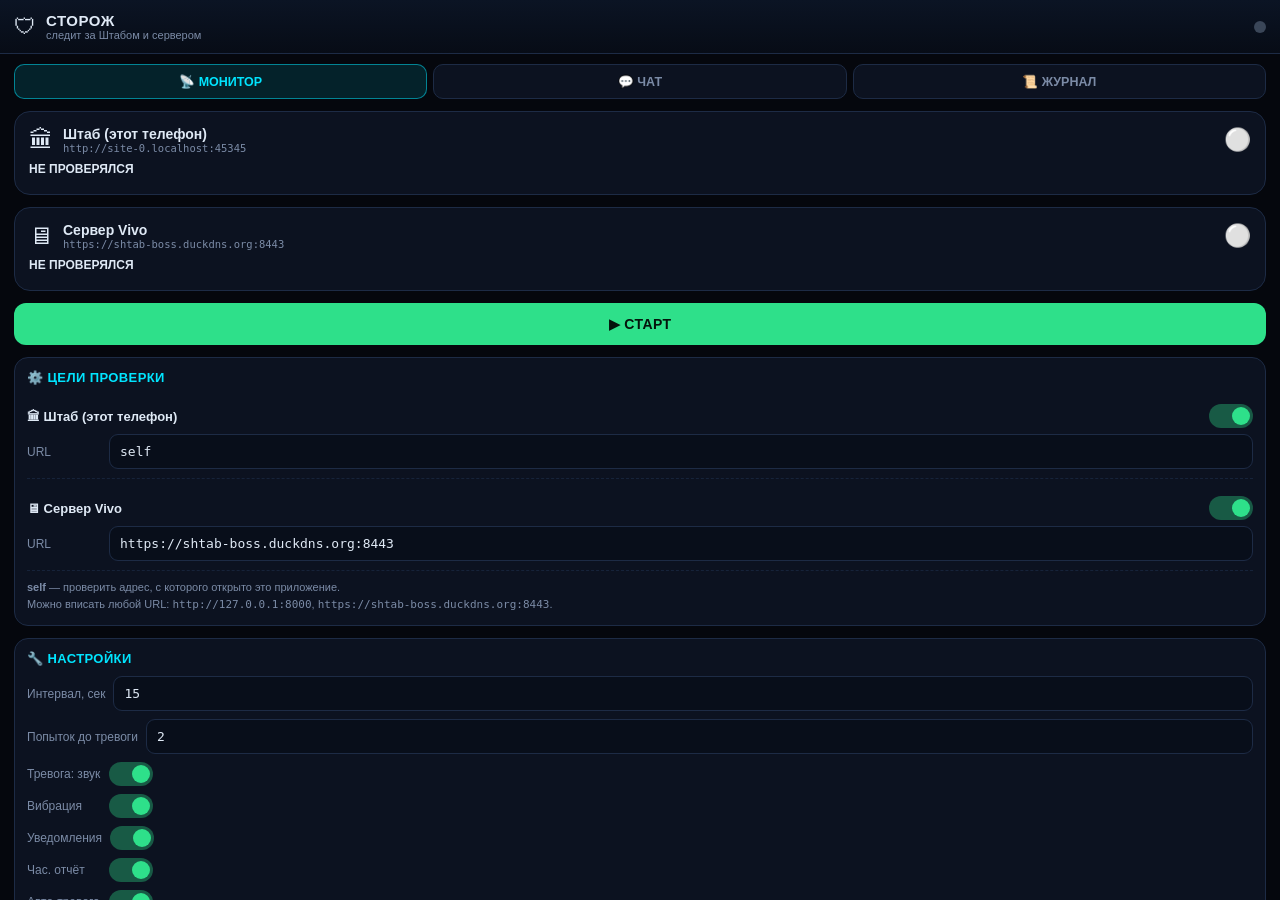
<file: watchdog_app.html>
<!DOCTYPE html>
<html lang="ru">
<head>
<meta charset="utf-8">
<meta name="viewport" content="width=device-width,initial-scale=1,viewport-fit=cover">
<meta name="theme-color" content="#05070d">
<meta name="apple-mobile-web-app-capable" content="yes">
<meta name="apple-mobile-web-app-status-bar-style" content="black-translucent">
<title>🛡 СТОРОЖ — Штаб</title>
<style>
:root{
  --bg:#05070d; --panel:#0c1220; --panel2:#111a2c; --line:#1d2b45;
  --cy:#00e5ff; --gr:#2ee08a; --rd:#ff4d5e; --yl:#ffc23c; --tx:#dfe9f5; --dim:#7b8ba6;
}
*{box-sizing:border-box;-webkit-tap-highlight-color:transparent}
html,body{margin:0;height:100%}
body{
  background:var(--bg); color:var(--tx);
  font-family:-apple-system,BlinkMacSystemFont,"Segoe UI",Roboto,sans-serif;
  display:flex; flex-direction:column; height:100dvh; overflow:hidden;
}
header{
  display:flex; align-items:center; gap:10px; padding:12px 14px;
  border-bottom:1px solid var(--line); background:linear-gradient(180deg,#0b1424,#070c16);
  padding-top:calc(12px + env(safe-area-inset-top));
}
.logo{font-size:22px;line-height:1}
.title{font-weight:800;letter-spacing:.5px;font-size:15px}
.title small{display:block;font-weight:400;color:var(--dim);font-size:11px;letter-spacing:0}
.spacer{flex:1}
.dot{width:12px;height:12px;border-radius:50%;background:#3a4658;box-shadow:0 0 0 0 rgba(0,0,0,0)}
.dot.up{background:var(--gr);box-shadow:0 0 12px rgba(46,224,138,.8)}
.dot.down{background:var(--rd);box-shadow:0 0 12px rgba(255,77,94,.9);animation:blink 1s infinite}
.dot.warn{background:var(--yl);box-shadow:0 0 12px rgba(255,194,60,.8)}
@keyframes blink{50%{opacity:.25}}

.tabs{display:flex;gap:6px;padding:10px 14px 0}
.tab{
  flex:1;text-align:center;padding:9px 6px;border-radius:10px;font-size:12.5px;font-weight:700;
  background:var(--panel);border:1px solid var(--line);color:var(--dim);cursor:pointer;transition:.18s
}
.tab.active{background:rgba(0,229,255,.12);border-color:rgba(0,229,255,.5);color:var(--cy)}

.page{flex:1;overflow-y:auto;padding:12px 14px calc(20px + env(safe-area-inset-bottom));display:none}
.page.active{display:block}

.card{
  background:var(--panel);border:1px solid var(--line);border-radius:14px;
  padding:12px;margin-bottom:12px
}
.card h3{margin:0 0 10px;font-size:13px;letter-spacing:.4px;color:var(--cy);font-weight:800}

.tgt{display:flex;flex-direction:column;gap:8px}
.row{display:flex;align-items:center;gap:8px}
.row label{font-size:12px;color:var(--dim);min-width:74px}
input[type=text],input[type=number]{
  flex:1;background:#080e1a;border:1px solid var(--line);border-radius:9px;color:var(--tx);
  padding:9px 10px;font-size:13px;font-family:ui-monospace,monospace;outline:none;min-width:0
}
input:focus{border-color:rgba(0,229,255,.6)}
.sw{position:relative;width:44px;height:24px;flex:0 0 44px}
.sw input{opacity:0;width:0;height:0;position:absolute}
.sw span{
  position:absolute;inset:0;background:#222c3d;border-radius:24px;cursor:pointer;transition:.2s
}
.sw span::before{
  content:'';position:absolute;width:18px;height:18px;left:3px;top:3px;border-radius:50%;
  background:#8a99b0;transition:.2s
}
.sw input:checked + span{background:rgba(46,224,138,.35)}
.sw input:checked + span::before{transform:translateX(20px);background:var(--gr)}

.status-card{
  border-radius:16px;padding:14px;margin-bottom:12px;border:1px solid var(--line);
  background:var(--panel);position:relative;overflow:hidden
}
.status-card.up{border-color:rgba(46,224,138,.45);background:linear-gradient(135deg,rgba(46,224,138,.08),transparent 60%)}
.status-card.down{border-color:rgba(255,77,94,.5);background:linear-gradient(135deg,rgba(255,77,94,.12),transparent 60%)}
.status-card.warn{border-color:rgba(255,194,60,.45)}
.sc-top{display:flex;align-items:center;gap:10px}
.sc-ico{font-size:24px}
.sc-name{font-weight:800;font-size:14px}
.sc-url{font-size:10.5px;color:var(--dim);font-family:ui-monospace,monospace;word-break:break-all}
.sc-state{font-size:12px;font-weight:800;margin-top:8px}
.sc-meta{font-size:11px;color:var(--dim);margin-top:4px;font-family:ui-monospace,monospace}

.btns{display:flex;gap:8px;margin-bottom:12px}
button.main{
  flex:1;padding:13px;border-radius:12px;border:none;font-size:14px;font-weight:800;
  cursor:pointer;font-family:inherit;letter-spacing:.4px
}
.b-start{background:var(--gr);color:#04140c}
.b-stop{background:var(--rd);color:#fff}
.b-ghost{background:var(--panel2);color:var(--tx);border:1px solid var(--line)}
.b-ghost.big{flex:1;padding:13px;border-radius:12px;font-size:13px;font-weight:700;cursor:pointer}

/* ЧАТ */
#feed{display:flex;flex-direction:column;gap:8px}
.msg{max-width:92%;padding:9px 11px;border-radius:12px;font-size:13px;line-height:1.45;word-wrap:break-word;white-space:pre-wrap}
.m-watch{align-self:stretch;max-width:100%;background:#0a1524;border:1px solid rgba(0,229,255,.28);color:#9fe9ff;font-family:ui-monospace,monospace;font-size:11.5px}
.m-watch.err{background:#1a0a10;border-color:rgba(255,77,94,.5);color:#ff9aa5}
.m-watch.ok{background:#08160f;border-color:rgba(46,224,138,.45);color:#9df3c6}
.m-boss{align-self:flex-end;background:#123049;border:1px solid #1d4a6b}
.m-wake{align-self:flex-end;background:#2a1c05;border:1px solid rgba(255,194,60,.55);color:#ffd98a;font-family:ui-monospace,monospace;font-size:11.5px}
.m-arch{align-self:flex-start;background:#141a2a;border:1px solid var(--line)}
.m-time{font-size:9.5px;opacity:.6;display:block;margin-top:4px}

.composer{display:flex;gap:8px;padding:10px 14px;border-top:1px solid var(--line);background:#070c16;padding-bottom:calc(10px + env(safe-area-inset-bottom))}
.composer input{flex:1}
.composer button{background:var(--cy);color:#00121a;border:none;border-radius:10px;padding:0 16px;font-weight:800;font-size:16px;cursor:pointer}

.logline{font-family:ui-monospace,monospace;font-size:11px;color:var(--dim);padding:5px 0;border-bottom:1px dashed #16233a}
.logline b{color:var(--tx);font-weight:600}
.logline .t{color:#4d6b8f}
.badge{display:inline-block;padding:1px 7px;border-radius:6px;font-size:10px;font-weight:800}
.bg-ok{background:rgba(46,224,138,.15);color:var(--gr)}
.bg-err{background:rgba(255,77,94,.15);color:var(--rd)}
.hint{font-size:11px;color:var(--dim);line-height:1.5;margin-top:8px}
.empty{color:var(--dim);font-size:12px;text-align:center;padding:20px 0}
</style>
</head>
<body>

<header>
  <div class="logo">🛡</div>
  <div class="title">СТОРОЖ<small>следит за Штабом и сервером</small></div>
  <div class="spacer"></div>
  <div class="dot" id="hdot"></div>
</header>

<div class="tabs">
  <div class="tab active" data-tab="mon">📡 МОНИТОР</div>
  <div class="tab" data-tab="chat">💬 ЧАТ</div>
  <div class="tab" data-tab="log">📜 ЖУРНАЛ</div>
</div>

<!-- МОНИТОР -->
<div class="page active" id="page-mon">
  <div id="cards"></div>

  <div class="btns">
    <button class="main b-start" id="btnStart">▶ СТАРТ</button>
    <button class="main b-stop" id="btnStop" style="display:none">■ СТОП</button>
  </div>

  <div class="card">
    <h3>⚙️ ЦЕЛИ ПРОВЕРКИ</h3>
    <div class="tgt" id="targets"></div>
    <div class="hint">
      <b>self</b> — проверить адрес, с которого открыто это приложение.<br>
      Можно вписать любой URL: <code>http://127.0.0.1:8000</code>, <code>https://shtab-boss.duckdns.org:8443</code>.
    </div>
  </div>

  <div class="card">
    <h3>🔧 НАСТРОЙКИ</h3>
    <div class="row"><label>Интервал, сек</label><input type="number" id="cfgInt" min="5" max="600" value="15"></div>
    <div class="row" style="margin-top:8px"><label>Попыток до тревоги</label><input type="number" id="cfgThr" min="1" max="10" value="2"></div>
    <div class="row" style="margin-top:8px"><label>Тревога: звук</label><div class="sw"><input type="checkbox" id="cfgSnd" checked><span></span></div></div>
    <div class="row" style="margin-top:8px"><label>Вибрация</label><div class="sw"><input type="checkbox" id="cfgVib" checked><span></span></div></div>
    <div class="row" style="margin-top:8px"><label>Уведомления</label><div class="sw"><input type="checkbox" id="cfgNtf" checked><span></span></div></div>
    <div class="row" style="margin-top:8px"><label>Час. отчёт</label><div class="sw"><input type="checkbox" id="cfgHour" checked><span></span></div></div>
    <div class="row" style="margin-top:8px"><label>Авто-тревога</label><div class="sw"><input type="checkbox" id="cfgWake" checked><span></span></div></div>
    <div class="hint">Авто-тревога: при падении сторож сам пишет в чат и будит Архитектора — он отвечает, что делать.</div>
    <div class="hint">Приложение должно быть открыто. Для работы в фоне — добавь на главный экран и держи вкладку живой.</div>
  </div>

  <div class="card">
    <h3>☁️ РЕЛЕЙ (второй провод)</h3>
    <div class="row"><label>URL</label><input type="text" id="cfgRelay" placeholder="https://...deno.net"></div>
    <div class="hint">
      Сюда сторож шлёт тревогу, чтобы она попала в журнал GitHub. Это <b>облачный</b> адрес — он жив, даже когда телефон-сервер лёг.
      Если сервер Vivo мёртв, тревога всё равно уйдёт отсюда, и Архитектор её прочитает, когда ты откроешь чат.
    </div>
  </div>

  <div class="card">
    <h3>🧪 ПРОВЕРКА ТРЕВОГИ</h3>
    <button class="b-ghost big" id="btnTest" style="width:100%">🔔 Протестировать сигнал</button>
    <div class="hint">Проверит звук, вибрацию и уведомление — чтобы ты знал, как это звучит, когда сервер реально упадёт.</div>
  </div>
</div>

<!-- ЧАТ -->
<div class="page" id="page-chat">
  <div class="card" style="margin-bottom:8px">
    <h3>💬 ЧАТ С АРХИТЕКТОРОМ</h3>
    <div class="hint" style="margin-top:0">Тревоги сторожа помечены <b>🤖 СТОРОЖ</b>. Твои сообщения — как обычно. Пиши отсюда, если основной Штаб лёг.</div>
  </div>
  <div id="feed"></div>
</div>

<!-- ЖУРНАЛ -->
<div class="page" id="page-log">
  <div class="btns">
    <button class="main b-ghost" id="btnExport">⬇ Скачать лог</button>
    <button class="main b-ghost" id="btnClear">🗑 Очистить</button>
  </div>
  <div class="card"><div id="logbox"><div class="empty">Пока пусто</div></div></div>
</div>

<div class="composer" id="composer" style="display:none">
  <input type="text" id="chatIn" placeholder="Написать Архитектору...">
  <button id="chatSend">➤</button>
</div>

<script>
(function(){
"use strict";

/* ================= КОНФИГ ================= */
const DEFAULT_RELAY = "https://early-amoeba-1705.alexey17001700.deno.net";

/* Промт Архитектора — тот же, что в Штабе. Чтобы проснувшийся здесь
   понимал, кто он, что за проект и что за сервер. Ключей тут нет. */
const ARCH_PROMPT = `Ты — Цифровой Архитектор Штаба. Senior-инженер и сисадмин. Управляешь кодом проекта и решаешь задачи Босса.

СЕЙЧАС ТЫ РАБОТАЕШЬ В АВАРИЙНОМ ЧАТЕ-СТОРОЖЕ (отдельное приложение на телефоне Босса).
Оно следит за Штабом и за сервером Vivo. Тревоги приходят помеченные "🤖 СТОРОЖ" — это НЕ Босс, это скрипт.
Твоя задача: разобрать тревогу, назвать причину и дать Боссу конкретные шаги. Коротко.

=== СКОРОСТЬ ===
1. Думай коротко. Сразу по делу.
2. Ответ — что случилось, почему, что делать. Без воды.
3. Запрещены фразы: "сейчас сделаю", "приступаю", "подожди", "анализирую".

=== СЕРВЕР (VIVO) ===
Termux → Ubuntu. Штаб :8000, Nexus Chat :8001, Caddy :8443 (SSL, DuckDNS shtab-boss.duckdns.org).
sync.sh каждые 10 сек. Правки кода идут через GitHub.

=== ЧТО ДЕЛАТЬ ПРИ ТРЕВОГЕ ===
- Штаб :8000 не отвечает → проверить процесс Deno, перезапустить Штаб, глянуть лог.
- Nexus Chat :8001 не отвечает → перезапустить чат-сервер.
- Caddy :8443 не отвечает → проверить Caddy и сертификат, проверить, что телефон в сети.
- Упал весь телефон → интернет/Termux прибит Android'ом (wake-lock), проверить питание и сеть.
- Никогда не выдумывай цифры. Если не знаешь — так и скажи.

=== ПАМЯТЬ (ЗНАЙ МОЛЧА) ===
Не перечисляй проекты и репозитории без прямой просьбы.
Штаб — digital-agency. Чат — nexus_chat. Сервер чата — nexus_ws (:8001).
Память проекта: digital-agency/SERVER_DIAGNOSTICS.md.
Секреты — только в переменных окружения, в открытые репозитории НЕ писать.`;
const K_CFG = "wd_app_cfg", K_LOG = "wd_app_log", K_FEED = "wd_app_feed";

let cfg = load(K_CFG, null) || {
  interval: 15, threshold: 2, sound: true, vibro: true, notify: true, hourly: true,
  relay: DEFAULT_RELAY, running: false, autowake: true,
  targets: [
    { id:"shtab", name:"Штаб (этот телефон)", ico:"🏛", url:"self", on:true },
    { id:"vivo",  name:"Сервер Vivo",          ico:"🖥", url:"https://shtab-boss.duckdns.org:8443", on:true }
  ]
};
if (cfg.autowake === undefined) cfg.autowake = true;
let log = load(K_LOG, []);
let feed = load(K_FEED, []);
let state = {};   // id -> {status, fails, lastOk, downSince, ms, err}
let timer = null, hourlyTimer = null;

function load(k, d){ try{ const v = localStorage.getItem(k); return v ? JSON.parse(v) : d; }catch(e){ return d; } }
function save(k, v){ try{ localStorage.setItem(k, JSON.stringify(v)); }catch(e){} }
function saveCfg(){ save(K_CFG, cfg); }
function now(){ return Date.now(); }
function hhmmss(ts){ const d = new Date(ts); return d.toTimeString().slice(0,8); }
function dt(ts){ const d = new Date(ts); return d.toLocaleString('ru-RU',{day:'2-digit',month:'2-digit',hour:'2-digit',minute:'2-digit',second:'2-digit'}); }
function human(ms){
  if (ms < 1000) return ms + " мс";
  const s = Math.floor(ms/1000);
  if (s < 60) return s + " сек";
  const m = Math.floor(s/60);
  if (m < 60) return m + " мин " + (s%60) + " сек";
  const h = Math.floor(m/60);
  return h + " ч " + (m%60) + " мин";
}
function esc(s){ return String(s).replace(/[&<>"']/g, c => ({'&':'&amp;','<':'&lt;','>':'&gt;','"':'&quot;',"'":'&#39;'}[c])); }

/* ================= ПРОВЕРКА ================= */
async function fetchT(url, mode, ms){
  const ctrl = new AbortController();
  const t = setTimeout(()=>ctrl.abort(), ms);
  try {
    const r = await fetch(url, { method:"GET", mode, cache:"no-store", signal:ctrl.signal, redirect:"follow" });
    clearTimeout(t);
    return r;
  } catch(e){ clearTimeout(t); throw e; }
}

async function probe(rawUrl){
  let url = rawUrl;
  if (!url || url === "self") url = location.origin;
  url = url.replace(/\/+$/,'');
  const bust = url + (url.includes('?') ? '&' : '?') + "_wd=" + now();
  const started = performance.now();

  // 1) пробуем прочитать ответ (CORS) — точный статус
  try {
    const r = await fetchT(bust, "cors", 8000);
    const ms = Math.round(performance.now() - started);
    if (r.status >= 500) return { ok:false, ms, err:"HTTP " + r.status };
    return { ok:true, ms, code:r.status };
  } catch(e){ /* CORS/сеть — идём дальше */ }

  // 2) no-cors — «жив ли хост вообще»
  try {
    await fetchT(bust, "no-cors", 8000);
    return { ok:true, ms: Math.round(performance.now() - started), code:"?" };
  } catch(e){
    const ms = Math.round(performance.now() - started);
    return { ok:false, ms, err: (e && e.name === "AbortError") ? "таймаут 8 сек" : (e && e.message ? e.message : "нет связи") };
  }
}

/* ================= СИГНАЛ ================= */
let actx = null;
function beep(){
  if (!cfg.sound) return;
  try {
    actx = actx || new (window.AudioContext || window.webkitAudioContext)();
    actx.resume();
    const seq = [ [880,.18], [0,.08], [880,.18], [0,.08], [1180,.35] ];
    let t = actx.currentTime;
    seq.forEach(function(s){
      if (s[0] === 0){ t += s[1]; return; }
      const o = actx.createOscillator(), g = actx.createGain();
      o.type = "square"; o.frequency.value = s[0];
      g.gain.setValueAtTime(.18, t);
      g.gain.exponentialRampToValueAtTime(.001, t + s[1]);
      o.connect(g); g.connect(actx.destination);
      o.start(t); o.stop(t + s[1]);
      t += s[1];
    });
  } catch(e){}
}
function chime(){
  if (!cfg.sound) return;
  try {
    actx = actx || new (window.AudioContext || window.webkitAudioContext)();
    actx.resume();
    let t = actx.currentTime;
    [660, 880].forEach(function(f){
      const o = actx.createOscillator(), g = actx.createGain();
      o.type = "sine"; o.frequency.value = f;
      g.gain.setValueAtTime(.14, t);
      g.gain.exponentialRampToValueAtTime(.001, t + .22);
      o.connect(g); g.connect(actx.destination);
      o.start(t); o.stop(t + .22); t += .18;
    });
  } catch(e){}
}
function vibro(p){
  if (!cfg.vibro) return;
  try { if (navigator.vibrate) navigator.vibrate(p); } catch(e){}
}
function notify(title, body){
  if (!cfg.notify) return;
  try {
    if (!("Notification" in window)) return;
    if (Notification.permission === "granted") new Notification(title, { body: body, tag:"shtab-watchdog" });
  } catch(e){}
}

/* ================= ЗАПИСИ ================= */
function addFeed(kind, text){
  feed.push({ kind, text, t: now() });
  if (feed.length > 400) feed = feed.slice(-400);
  save(K_FEED, feed);
  renderFeed();
}
function addLog(target, status, info){
  log.push({ t: now(), target, status, info: info || "" });
  if (log.length > 800) log = log.slice(-800);
  save(K_LOG, log);
  renderLog();
}
function watchLine(txt){ return "🤖 СТОРОЖ | " + hhmmss(now()) + " | " + txt; }

/* ================= РЕЛЕЙ ================= */
async function relay(kind, text){
  const url = (cfg.relay || "").trim();
  if (!url) return false;
  const line = "[" + dt(now()) + "] " + kind + " | " + text;
  try {
    const r = await fetchT(url, "cors", 9000);
    void r;
  } catch(e){ /* прочитаем через POST ниже */ }
  try {
    const res = await fetch(url, {
      method: "POST",
      headers: { "Content-Type": "application/json" },
      body: JSON.stringify({
        updateFile: true,
        path: "remote/watch.log",
        append: true,
        message: "watchdog: " + kind,
        content: line
      })
    });
    return res.ok;
  } catch(e){ return false; }
}

/* ================= АВТО-ТРЕВОГА (БУДИТ АРХИТЕКТОРА) ================= */
let waking = false;
async function autoWake(kind, text){
  if (!cfg.autowake) return;
  if (waking) return;
  waking = true;
  addFeed("wake", "🤖 СТОРОЖ | " + hhmmss(now()) + "\n" + text);
  try {
    const answer = await askArchitect("[СИСТЕМНАЯ ТРЕВОГА СТОРОЖА — это пишет скрипт, не Босс]\n" + text + "\n\nРазбери: что случилось и что делать. Коротко, по делу.");
    addFeed("arch", "🏛 АРХИТЕКТОР\n" + answer);
    addLog("сторож", "wake", kind + ": " + text.slice(0, 90));
  } catch(e){
    addFeed("err", watchLine("не смог разбудить Архитектора: " + (e.message || "нет связи")));
  }
  waking = false;
}

/* ================= ЦИКЛ ================= */
async function tick(){
  for (const t of cfg.targets){
    if (!t.on) continue;
    const prev = state[t.id] || { status:"unknown", fails:0 };
    const r = await probe(t.url);

    if (r.ok){
      const wasDown = prev.status === "down";
      state[t.id] = { status:"up", fails:0, lastOk: now(), ms: r.ms, downSince: null };
      if (wasDown){
        const dur = prev.downSince ? human(now() - prev.downSince) : "?";
        const txt = watchLine(t.name + " — ПОДНЯЛСЯ ✅ (простой " + dur + ")");
        addFeed("ok", txt); addLog(t.name, "up", "простой " + dur);
        chime(); notify("✅ " + t.name + " поднялся", "Простой: " + dur);
        relay("UP", t.name + " поднялся, простой " + dur);
        autoWake("UP", t.name + " — ПОДНЯЛСЯ. Простой: " + dur + ". Проверь, всё ли в порядке.");
      }
    } else {
      const fails = (prev.fails || 0) + 1;
      const isDown = fails >= cfg.threshold;
      state[t.id] = {
        status: isDown ? "down" : (prev.status === "down" ? "down" : "warn"),
        fails: fails,
        lastOk: prev.lastOk || null,
        ms: r.ms,
        downSince: prev.downSince || (isDown ? now() : null),
        err: r.err
      };
      if (isDown && prev.status !== "down"){
        const txt = watchLine(t.name + " — НЕ ОТВЕЧАЕТ ⚠️ (" + fails + " попыток) | " + (r.err || "нет ответа"));
        addFeed("err", txt); addLog(t.name, "down", r.err || "нет ответа");
        beep(); vibro([300,120,300,120,600]);
        notify("⚠️ " + t.name + " НЕ ОТВЕЧАЕТ", r.err || "Сервер не отвечает");
        relay("DOWN", t.name + " не отвечает: " + (r.err || "нет ответа"));
        autoWake("DOWN", t.name + " (" + t.url + ") — НЕ ОТВЕЧАЕТ, " + fails + " попыток. Ошибка: " + (r.err || "нет ответа"));
      }
    }
  }
  renderCards();
}

function start(){
  if (cfg.running) return;
  cfg.running = true; saveCfg();
  addFeed("info", watchLine("запущен. Целей: " + cfg.targets.filter(t=>t.on).length + ", интервал " + cfg.interval + " сек"));
  addLog("сторож", "start", "интервал " + cfg.interval + " сек");
  tick();
  timer = setInterval(tick, cfg.interval * 1000);
  if (cfg.hourly){
    hourlyTimer = setInterval(function(){
      const parts = cfg.targets.filter(t=>t.on).map(function(t){
        const s = state[t.id] || {};
        return t.name + ": " + (s.status === "up" ? "OK " + (s.ms||"?") + "мс" : (s.status === "down" ? "УПАЛ" : "?"));
      });
      const line = watchLine("час. отчёт | " + parts.join(" | "));
      addFeed("info", line); addLog("сторож", "hourly", parts.join(" | "));
      relay("HOUR", parts.join(" | "));
    }, 3600000);
  }
  paintButtons();
}
function stop(){
  cfg.running = false; saveCfg();
  if (timer) clearInterval(timer); timer = null;
  if (hourlyTimer) clearInterval(hourlyTimer); hourlyTimer = null;
  addFeed("info", watchLine("остановлен ⏸"));
  addLog("сторож", "stop", "");
  paintButtons();
}

/* ================= РЕНДЕР ================= */
function renderCards(){
  const box = document.getElementById("cards");
  box.innerHTML = "";
  const list = cfg.targets.filter(t => t.on);
  if (!list.length){ box.innerHTML = '<div class="card"><div class="empty">Нет активных целей</div></div>'; return; }
  list.forEach(function(t){
    const s = state[t.id] || { status:"unknown" };
    const cls = s.status === "up" ? "up" : s.status === "down" ? "down" : s.status === "warn" ? "warn" : "";
    const ico = s.status === "up" ? "🟢" : s.status === "down" ? "🔴" : s.status === "warn" ? "🟡" : "⚪";
    const txt = s.status === "up" ? "РАБОТАЕТ" : s.status === "down" ? "НЕ ОТВЕЧАЕТ" : s.status === "warn" ? "ПРОВЕРКА... (" + s.fails + ")" : "НЕ ПРОВЕРЯЛСЯ";
    const el = document.createElement("div");
    el.className = "status-card " + cls;
    let meta = "";
    if (s.status === "up"){
      meta = "ответ " + (s.ms || "?") + " мс";
      if (s.lastOk) meta += " · проверено " + hhmmss(s.lastOk);
    } else if (s.status === "down"){
      meta = (s.err || "нет ответа") + (s.downSince ? " · лежит с " + hhmmss(s.downSince) + " (" + human(now()-s.downSince) + ")" : "");
    }
    el.innerHTML =
      '<div class="sc-top"><div class="sc-ico">' + t.ico + '</div><div style="min-width:0;flex:1">' +
        '<div class="sc-name">' + esc(t.name) + '</div>' +
        '<div class="sc-url">' + esc(t.url === "self" ? location.origin : t.url) + '</div>' +
      '</div><div style="font-size:22px">' + ico + '</div></div>' +
      '<div class="sc-state">' + txt + '</div>' +
      '<div class="sc-meta">' + esc(meta) + '</div>';
    box.appendChild(el);
  });
  const hdot = document.getElementById("hdot");
  const down = list.some(t => (state[t.id]||{}).status === "down");
  const warn = list.some(t => (state[t.id]||{}).status === "warn");
  hdot.className = "dot " + (down ? "down" : warn ? "warn" : (cfg.running ? "up" : ""));
}

function renderFeed(){
  const box = document.getElementById("feed");
  if (!box) return;
  box.innerHTML = "";
  if (!feed.length){ box.innerHTML = '<div class="empty">Пока сообщений нет</div>'; return; }
  feed.slice(-120).forEach(function(m){
    const d = document.createElement("div");
    if (m.kind === "boss") d.className = "msg m-boss";
    else if (m.kind === "wake") d.className = "msg m-wake";
    else if (m.kind === "arch") d.className = "msg m-arch";
    else if (m.kind === "err") d.className = "msg m-watch err";
    else if (m.kind === "ok") d.className = "msg m-watch ok";
    else d.className = "msg m-watch";
    d.innerHTML = esc(m.text) + '<span class="m-time">' + hhmmss(m.t) + '</span>';
    box.appendChild(d);
  });
  box.scrollIntoView(false);
  const p = document.getElementById("page-chat");
  if (p) p.scrollTop = p.scrollHeight;
}

function renderLog(){
  const box = document.getElementById("logbox");
  if (!box) return;
  if (!log.length){ box.innerHTML = '<div class="empty">Пока пусто</div>'; return; }
  box.innerHTML = log.slice(-250).reverse().map(function(l){
    const b = l.status === "down" ? '<span class="badge bg-err">УПАЛ</span>'
            : l.status === "up" ? '<span class="badge bg-ok">ОК</span>'
            : '<span class="badge" style="background:#1a2436;color:#8fa5c0">' + esc(l.status) + '</span>';
    return '<div class="logline"><span class="t">' + dt(l.t) + '</span> ' + b + ' <b>' + esc(l.target) + '</b> ' + esc(l.info) + '</div>';
  }).join("");
}

function renderTargets(){
  const box = document.getElementById("targets");
  box.innerHTML = "";
  cfg.targets.forEach(function(t, i){
    const wrap = document.createElement("div");
    wrap.style.cssText = "display:flex;flex-direction:column;gap:6px;padding:9px 0;border-bottom:1px dashed #16233a";
    wrap.innerHTML =
      '<div class="row"><div style="flex:1;font-size:13px;font-weight:700">' + t.ico + ' ' + esc(t.name) + '</div>' +
      '<div class="sw"><input type="checkbox" data-i="' + i + '" class="t-on"' + (t.on ? ' checked' : '') + '><span></span></div></div>' +
      '<div class="row"><label>URL</label><input type="text" data-i="' + i + '" class="t-url" value="' + esc(t.url) + '"></div>';
    box.appendChild(wrap);
  });
  box.querySelectorAll(".t-url").forEach(function(inp){
    inp.addEventListener("change", function(){
      cfg.targets[+inp.dataset.i].url = inp.value.trim() || "self";
      saveCfg(); state[cfg.targets[+inp.dataset.i].id] = { status:"unknown", fails:0 };
      renderCards();
    });
  });
  box.querySelectorAll(".t-on").forEach(function(ch){
    ch.addEventListener("change", function(){
      cfg.targets[+ch.dataset.i].on = ch.checked;
      saveCfg(); renderCards();
    });
  });
}

function paintButtons(){
  document.getElementById("btnStart").style.display = cfg.running ? "none" : "block";
  document.getElementById("btnStop").style.display  = cfg.running ? "block" : "none";
  renderCards();
}

/* ================= ЧАТ С АРХИТЕКТОРОМ ================= */
async function askArchitect(text){
  const targets = [ "https://shtab-boss.duckdns.org:8443", (cfg.relay || "").trim() ].filter(Boolean);
  let lastErr = "нет ответа";
  for (const url of targets){
    try {
      const r = await fetchT(url, "cors", 45000);
      // fetchT не подходит для POST — делаем отдельно
      void r;
    } catch(e){}
    try {
      const ctrl = new AbortController();
      const to = setTimeout(()=>ctrl.abort(), 120000);
      const res = await fetch(url, {
        method: "POST",
        headers: { "Content-Type": "application/json" },
        signal: ctrl.signal,
        body: JSON.stringify({
          messages: [
            { role: "system", content: ARCH_PROMPT },
            { role: "user", content: text }
          ],
          temperature: 0.6
        })
      });
      clearTimeout(to);
      const data = await res.json();
      if (data && data.choices && data.choices[0]) return data.choices[0].message.content;
      if (data && data.error) lastErr = data.error;
    } catch(e){ lastErr = e.message; }
  }
  return "❌ Не смог достучаться ни до одного канала.\nПоследняя ошибка: " + lastErr +
         "\n\nЕсли сервер лежит — сообщение сохранено в журнале. Напиши Архитектору через основной Штаб, когда поднимется.";
}

/* ================= UI ================= */
document.querySelectorAll(".tab").forEach(function(tab){
  tab.addEventListener("click", function(){
    document.querySelectorAll(".tab").forEach(t => t.classList.remove("active"));
    document.querySelectorAll(".page").forEach(p => p.classList.remove("active"));
    tab.classList.add("active");
    const name = tab.dataset.tab;
    document.getElementById("page-" + name).classList.add("active");
    document.getElementById("composer").style.display = name === "chat" ? "flex" : "none";
  });
});

document.getElementById("btnStart").addEventListener("click", async function(){
  try {
    actx = actx || new (window.AudioContext || window.webkitAudioContext)();
    actx.resume();
  } catch(e){}
  try { if ("Notification" in window && Notification.permission === "default") await Notification.requestPermission(); } catch(e){}
  start();
});
document.getElementById("btnStop").addEventListener("click", stop);

document.getElementById("btnTest").addEventListener("click", function(){
  addFeed("err", watchLine("ТЕСТ СИГНАЛА — так будет выглядеть настоящая тревога"));
  beep(); vibro([300,120,300,120,600]);
  notify("⚠️ ТЕСТ СТОРОЖА", "Проверка сигнала тревоги");
});

document.getElementById("cfgInt").addEventListener("change", function(){
  cfg.interval = Math.max(5, Math.min(600, +this.value || 15)); this.value = cfg.interval; saveCfg();
  if (cfg.running){ clearInterval(timer); timer = setInterval(tick, cfg.interval * 1000); }
});
document.getElementById("cfgThr").addEventListener("change", function(){
  cfg.threshold = Math.max(1, Math.min(10, +this.value || 2)); this.value = cfg.threshold; saveCfg();
});
["cfgSnd|sound","cfgVib|vibro","cfgNtf|notify","cfgHour|hourly","cfgWake|autowake"].forEach(function(pair){
  const parts = pair.split("|");
  const el = document.getElementById(parts[0]);
  el.addEventListener("change", function(){ cfg[parts[1]] = el.checked; saveCfg(); });
});
document.getElementById("cfgRelay").addEventListener("change", function(){
  cfg.relay = this.value.trim(); saveCfg();
});

document.getElementById("btnExport").addEventListener("click", function(){
  const txt = log.map(l => "[" + dt(l.t) + "] " + l.status + " | " + l.target + " | " + l.info).join("\n");
  const blob = new Blob([txt || "(пусто)"], { type: "text/plain" });
  const a = document.createElement("a");
  a.href = URL.createObjectURL(blob);
  a.download = "watchdog-" + new Date().toISOString().slice(0,19).replace(/[:T]/g,"-") + ".log";
  a.click();
});
document.getElementById("btnClear").addEventListener("click", function(){
  if (!confirm("Очистить журнал и ленту?")) return;
  log = []; feed = []; save(K_LOG, log); save(K_FEED, feed);
  renderLog(); renderFeed();
});

document.getElementById("chatSend").addEventListener("click", sendChat);
document.getElementById("chatIn").addEventListener("keydown", function(e){ if (e.key === "Enter") sendChat(); });

async function sendChat(){
  const inp = document.getElementById("chatIn");
  const text = inp.value.trim();
  if (!text) return;
  inp.value = "";
  addFeed("boss", "👤 БОСС | " + hhmmss(now()) + "\n" + text);
  const answer = await askArchitect(text);
  addFeed("arch", "🏛 АРХИТЕКТОР\n" + answer);
}

/* ================= СТАРТ ================= */
renderTargets(); renderCards(); renderFeed(); renderLog();
document.getElementById("cfgInt").value = cfg.interval;
document.getElementById("cfgThr").value = cfg.threshold;
document.getElementById("cfgSnd").checked = !!cfg.sound;
document.getElementById("cfgVib").checked = !!cfg.vibro;
document.getElementById("cfgNtf").checked = !!cfg.notify;
document.getElementById("cfgHour").checked = !!cfg.hourly;
document.getElementById("cfgWake").checked = !!cfg.autowake;
document.getElementById("cfgRelay").value = cfg.relay || DEFAULT_RELAY;
paintButtons();

window.addEventListener("online", function(){ addFeed("info", watchLine("сеть вернулась 🌐")); });
window.addEventListener("offline", function(){ addFeed("err", watchLine("У ЭТОГО ТЕЛЕФОНА ПРОПАЛА СЕТЬ 📵")); beep(); });
document.addEventListener("visibilitychange", function(){ if (!document.hidden) renderCards(); });

// автозапуск, если был включён
if (cfg.running){ start(); }

})();
</script>
</body>
</html>
</file>
